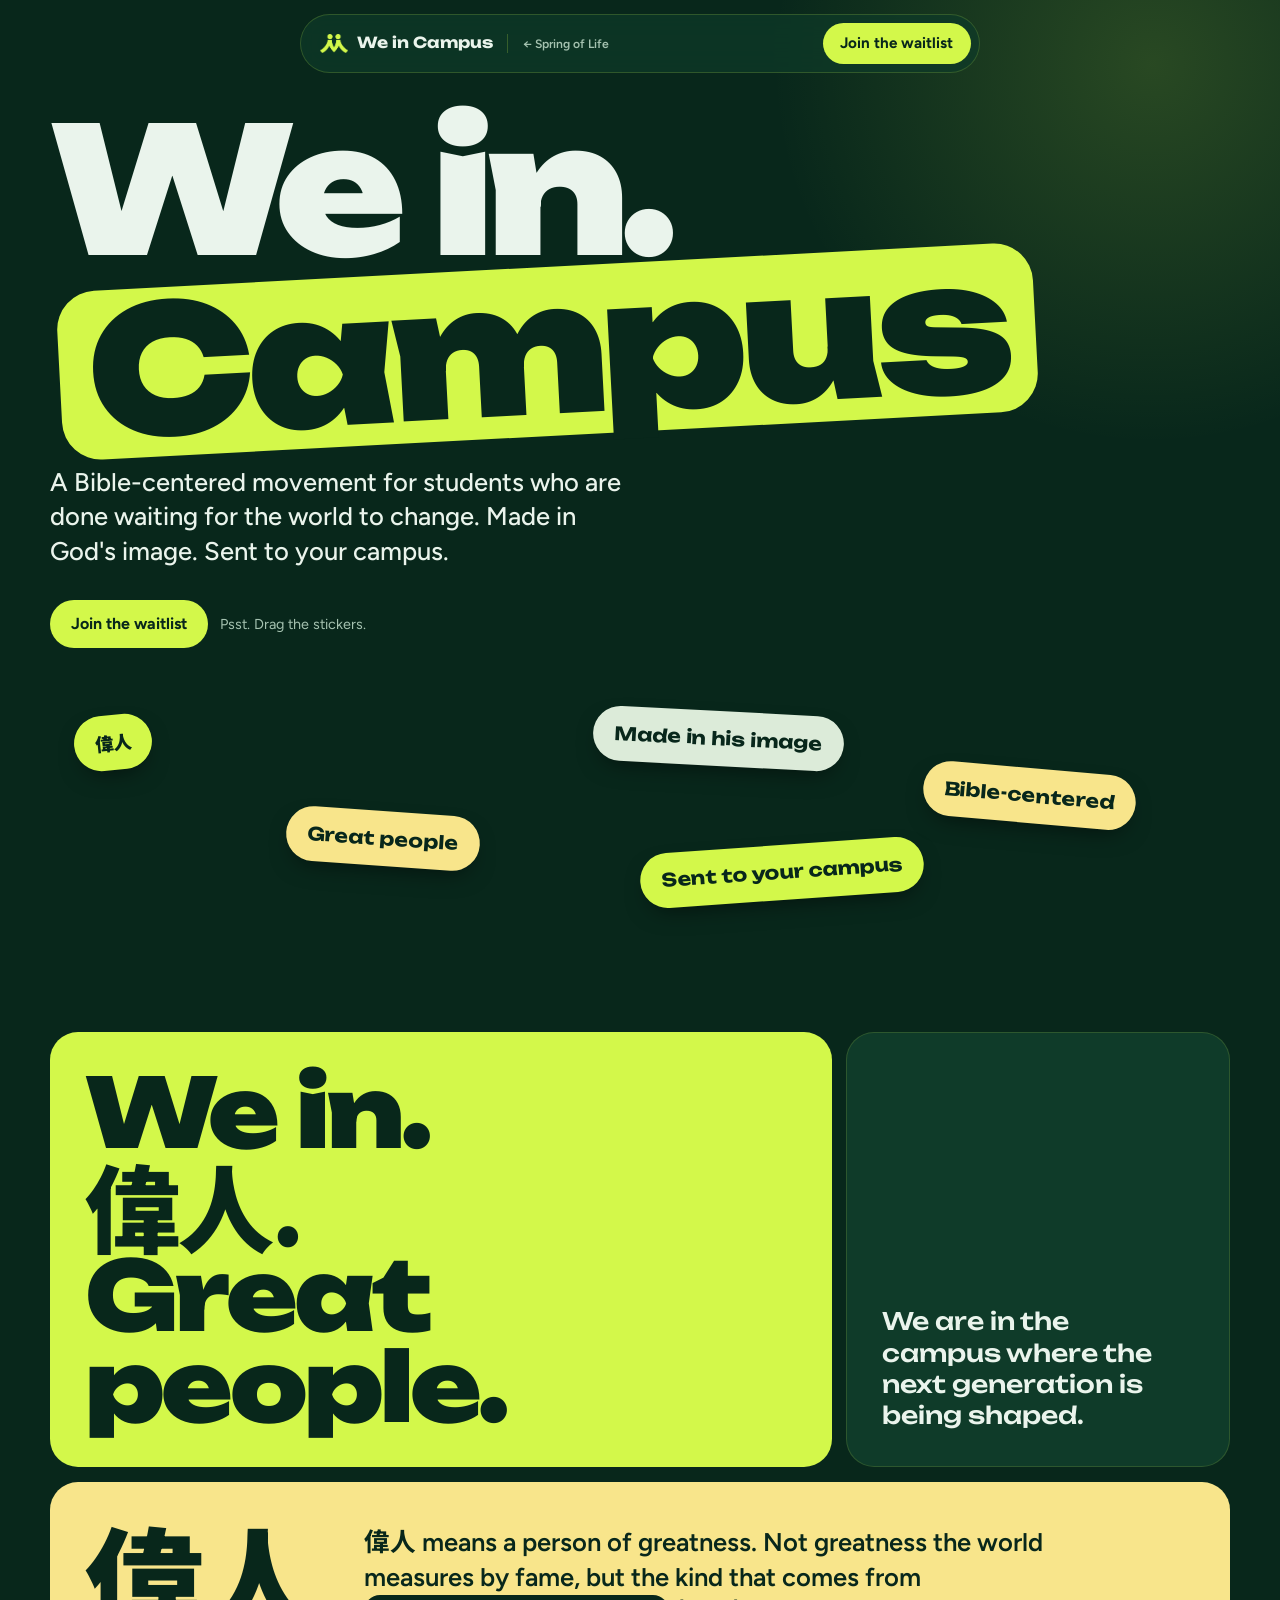
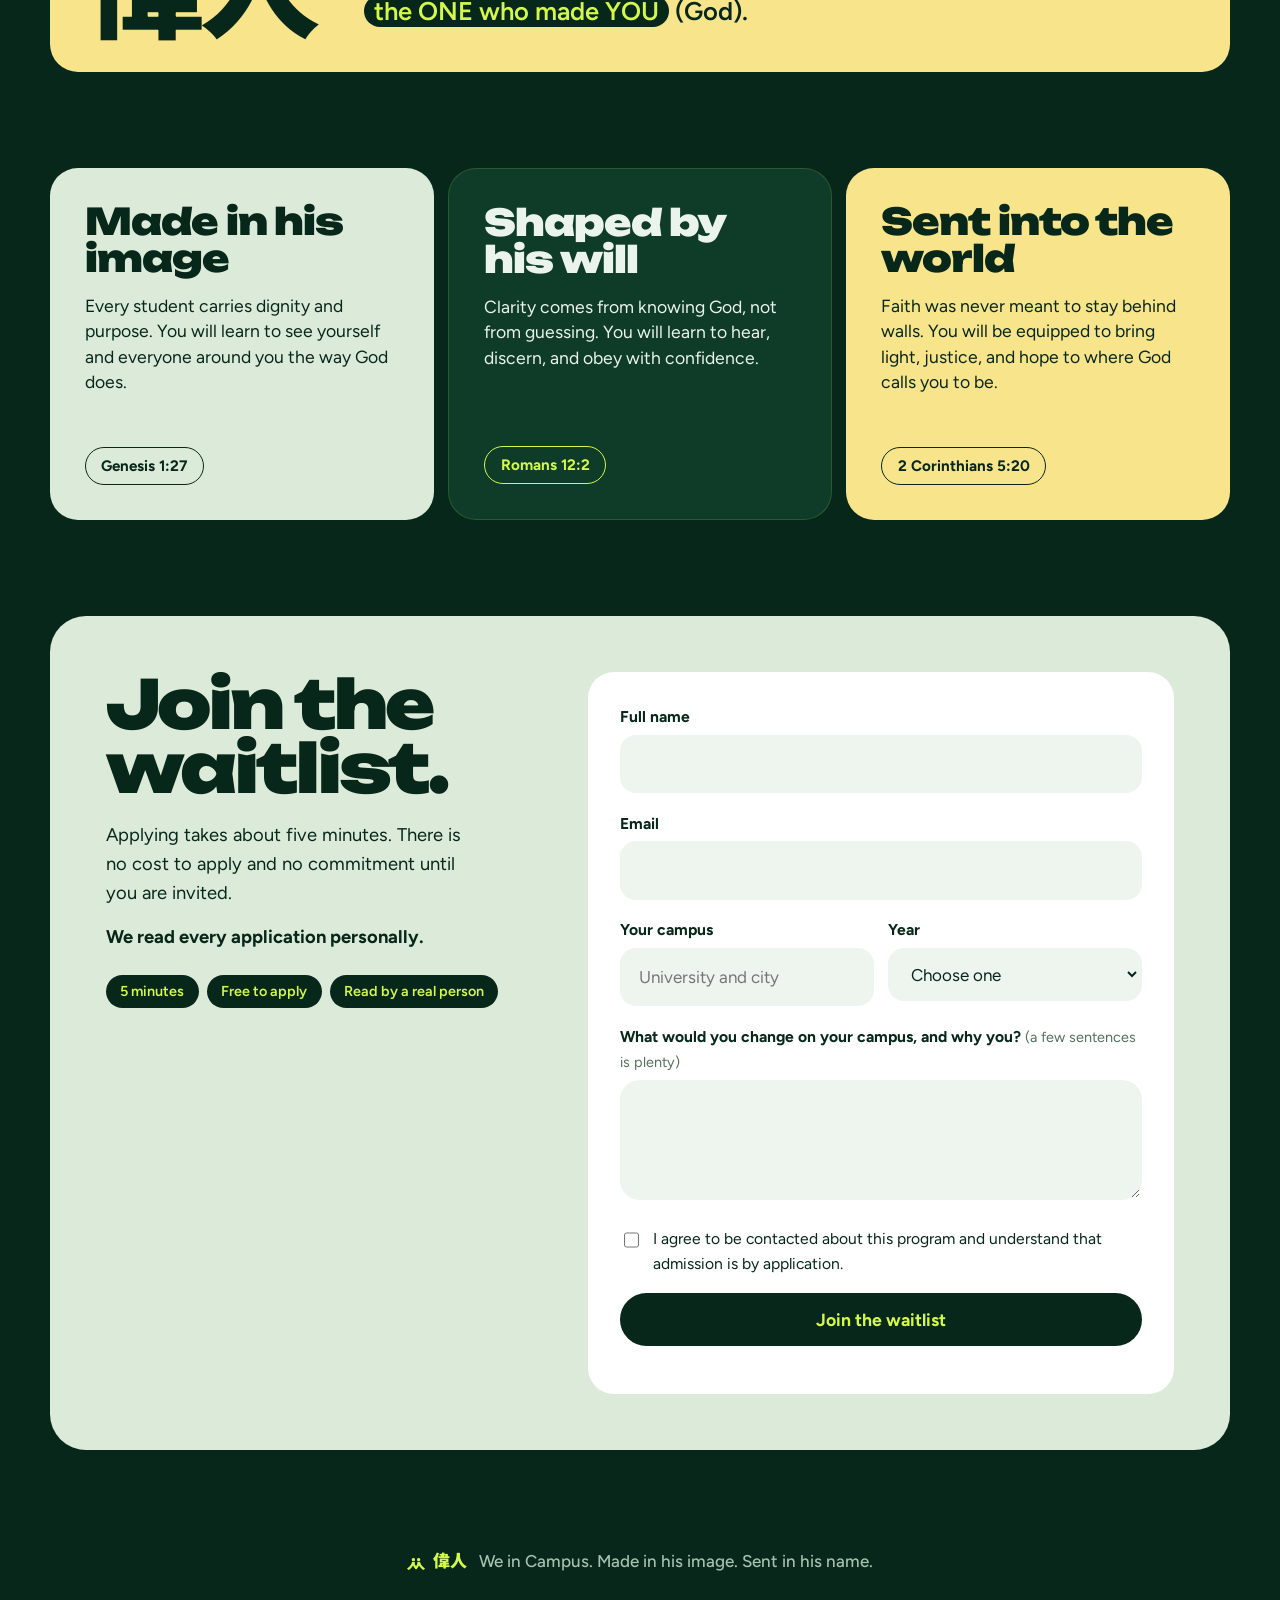
<file: campus.html>
<!DOCTYPE html>
<html lang="en">
<head>
<meta charset="utf-8">
<meta name="viewport" content="width=device-width, initial-scale=1">
<title>We in Campus | 偉人</title>
<meta name="description" content="We in Campus (偉人) — a Bible-centered movement for students, made in God's image and sent to your campus. Join the waitlist.">
<link rel="canonical" href="https://springoflife-sol.github.io/Spring-of-Life/campus.html">
<meta property="og:type" content="website">
<meta property="og:url" content="https://springoflife-sol.github.io/Spring-of-Life/campus.html">
<meta property="og:title" content="We in Campus | 偉人">
<meta property="og:description" content="We in Campus (偉人) — a Bible-centered movement for students, made in God's image and sent to your campus. Join the waitlist.">
<meta property="og:image" content="https://springoflife-sol.github.io/Spring-of-Life/assets/images/we-in-symbol.png">
<meta property="og:site_name" content="Spring of Life">
<meta property="og:locale" content="en_US">
<meta name="twitter:card" content="summary">
<meta name="twitter:title" content="We in Campus | 偉人">
<meta name="twitter:description" content="We in Campus (偉人) — a Bible-centered movement for students, made in God's image and sent to your campus. Join the waitlist.">
<meta name="twitter:image" content="https://springoflife-sol.github.io/Spring-of-Life/assets/images/we-in-symbol.png">
<link rel="icon" href="assets/images/we-in-symbol.png">
<link rel="preconnect" href="https://fonts.googleapis.com">
<link rel="preconnect" href="https://fonts.gstatic.com" crossorigin>
<link href="https://fonts.googleapis.com/css2?family=Unbounded:wght@500;700;900&family=Figtree:wght@400;500;600;700&family=Noto+Sans+KR:wght@500;900&display=swap" rel="stylesheet">
<style>
  :root {
    --forest: #08271b;
    --forest2: #0f3b29;
    --lime: #d3f84a;
    --butter: #f8e58b;
    --sage: #dcebd9;
    --white: #ffffff;
    --text: #eaf4ec;
    --muted: #a5c2b0;
    --display: "Unbounded", "Noto Sans KR", system-ui, sans-serif;
    --kr: "Noto Sans KR", "Apple SD Gothic Neo", "Malgun Gothic", sans-serif;
    --body: "Figtree", "Noto Sans KR", system-ui, -apple-system, "Segoe UI", sans-serif;
  }
  * { box-sizing: border-box; }
  html { scroll-behavior: smooth; }
  body { margin: 0; background: var(--forest); color: var(--text); font-family: var(--body); font-size: 1.0625rem; line-height: 1.6; -webkit-font-smoothing: antialiased; }
  h1, h2, h3, p { margin: 0; }
  a { color: inherit; }
  .wrap { width: min(1180px, 100% - 2rem); margin-inline: auto; }

  /* NAV */
  .nav { position: fixed; top: .9rem; left: 50%; transform: translateX(-50%); z-index: 10; width: min(680px, 100% - 1.5rem);
    display: flex; align-items: center; justify-content: space-between; gap: 1rem;
    padding: .45rem .5rem .45rem 1.2rem; border-radius: 999px;
    background: rgba(15,59,41,.72); backdrop-filter: blur(14px); -webkit-backdrop-filter: blur(14px);
    border: 1px solid rgba(211,248,74,.18); }
  .nav .left { display: flex; align-items: center; gap: .9rem; min-width: 0; }
  .nav .logo { font-family: var(--display); font-weight: 700; font-size: .95rem; display: flex; align-items: center; gap: .55rem; text-decoration: none; white-space: nowrap; }
  .nav .logo .logo-mark { width: 28px; height: auto; display: block; flex: none; }
  .nav .back { font-size: .76rem; font-weight: 600; color: var(--muted); text-decoration: none; white-space: nowrap;
    padding-left: .9rem; border-left: 1px solid rgba(211,248,74,.22); }
  .nav .back:hover { color: var(--lime); }
  @media (max-width: 480px) { .nav .back { display: none; } }
  .pill { display: inline-block; background: var(--lime); color: var(--forest); font-family: var(--body); font-weight: 700; font-size: 1rem;
    padding: .7rem 1.3rem; border: 0; border-radius: 999px; text-decoration: none; cursor: pointer; transition: transform .15s, box-shadow .15s; }
  .pill:hover { transform: scale(1.04); box-shadow: 0 6px 24px -4px rgba(211,248,74,.5); }
  .pill:active { transform: scale(.98); }
  .pill[disabled] { opacity: .6; cursor: default; transform: none; box-shadow: none; }
  .pill.sm { padding: .55rem 1.1rem; font-size: .95rem; }

  /* HERO */
  .hero { min-height: 100vh; min-height: 100svh; padding: 7rem 0 3rem; display: flex; align-items: center; position: relative; overflow: hidden; }
  .hero::before { content: ""; position: absolute; width: 70vmax; height: 70vmax; right: -25vmax; top: -30vmax; border-radius: 50%;
    background: radial-gradient(circle, rgba(211,248,74,.16), rgba(211,248,74,0) 60%); pointer-events: none; }
  .hero .wrap { position: relative; }
  .hero h1 { font-family: var(--display); font-weight: 900; font-size: clamp(3.4rem, 15vw, 11rem); line-height: .88; letter-spacing: -.05em; }
  .hero h1 .kr { display: inline-block; font-weight: 900; color: var(--forest); background: var(--lime); letter-spacing: -.04em;
    padding: .02em .16em .06em; border-radius: .22em; transform: rotate(-3deg); margin-left: .05em; }
  .hero .sub { margin-top: 1.8rem; max-width: 36ch; font-size: clamp(1.2rem, 2.6vw, 1.6rem); font-weight: 500; line-height: 1.35; color: var(--text); }
  .hero .actions { margin-top: 2rem; display: flex; gap: .8rem; align-items: center; flex-wrap: wrap; }
  .hint { font-size: .9rem; color: var(--muted); }

  .stickers { position: relative; margin-top: 3rem; height: 15rem; }
  .sticker { position: absolute; left: var(--x); top: var(--y); transform: rotate(var(--r)); touch-action: none; user-select: none; -webkit-user-select: none;
    cursor: grab; padding: .8rem 1.3rem; border-radius: 999px; font-family: var(--display); font-weight: 700; font-size: clamp(.85rem, 2.2vw, 1.15rem);
    background: var(--c); color: var(--forest); box-shadow: 0 10px 24px -10px rgba(0,0,0,.6); white-space: nowrap; transition: box-shadow .15s; }
  .sticker:active { cursor: grabbing; box-shadow: 0 18px 34px -10px rgba(0,0,0,.7); }
  .sticker.kr { font-family: var(--kr); font-weight: 900; }

  /* SECTION HEADINGS */
  section { padding: clamp(1.5rem, 4vw, 3rem) 0; }
  .label { display: inline-block; font-weight: 700; font-size: .95rem; color: var(--lime); border: 1.5px solid var(--lime); border-radius: 999px; padding: .25rem .9rem; margin-bottom: 1.2rem; }

  /* BENTO */
  .bento { display: grid; grid-template-columns: repeat(6, 1fr); gap: .9rem; }
  .card { border-radius: 28px; padding: clamp(1.4rem, 3vw, 2.2rem); position: relative; overflow: hidden; }
  .c-big { grid-column: span 4; background: var(--lime); color: var(--forest); display: flex; flex-direction: column; justify-content: flex-end; min-height: 22rem; }
  .c-big .stack { font-family: var(--display); font-weight: 900; font-size: clamp(2.6rem, 8vw, 6rem); line-height: .95; letter-spacing: -.04em; }
  .c-big .stack span { display: block; }
  .c-big .stack .k { font-family: var(--kr); letter-spacing: -.03em; }
  .c-side { grid-column: span 2; background: var(--forest2); border: 1px solid rgba(211,248,74,.15); display: flex; align-items: flex-end; }
  .c-side p { font-family: var(--display); font-weight: 500; font-size: clamp(1.1rem, 2.2vw, 1.5rem); line-height: 1.3; }
  .c-meaning { grid-column: span 6; background: var(--butter); color: var(--forest); display: grid; grid-template-columns: auto 1fr; gap: clamp(1.2rem, 4vw, 3rem); align-items: center; }
  .c-meaning .han { font-family: var(--kr); font-weight: 900; font-size: clamp(3.5rem, 11vw, 7.5rem); line-height: 1; letter-spacing: -.04em; }
  .c-meaning p { font-size: clamp(1.15rem, 2.4vw, 1.6rem); font-weight: 600; line-height: 1.35; max-width: 40ch; }
  .c-meaning .caps { background: var(--forest); color: var(--lime); padding: .05em .4em; border-radius: 999px; white-space: nowrap; }

  .c-v { grid-column: span 2; min-height: 22rem; display: flex; flex-direction: column; justify-content: space-between; gap: 2rem; }
  .c-v h3 { font-family: var(--display); font-weight: 900; font-size: clamp(1.7rem, 3.2vw, 2.3rem); line-height: 1; letter-spacing: -.03em; margin-bottom: 1rem; }
  .c-v p { font-size: 1.1rem; line-height: 1.45; }
  .ref { align-self: flex-start; font-weight: 700; font-size: .95rem; padding: .35rem .95rem; border-radius: 999px; border: 1.5px solid currentColor; }
  .v1 { background: var(--sage); color: var(--forest); }
  .v2 { background: var(--forest2); border: 1px solid rgba(211,248,74,.15); }
  .v2 .ref { color: var(--lime); }
  .v3 { background: var(--butter); color: var(--forest); }

  /* APPLY */
  .apply-card { background: var(--sage); color: var(--forest); border-radius: 36px; padding: clamp(1.4rem, 5vw, 3.5rem); display: grid; grid-template-columns: 5fr 7fr; gap: clamp(2rem, 5vw, 4rem); align-items: start; }
  .apply-card h2 { font-family: var(--display); font-weight: 900; font-size: clamp(2.4rem, 6vw, 4.2rem); line-height: .95; letter-spacing: -.04em; margin-bottom: 1.3rem; }
  .apply-card .side p { font-size: 1.15rem; max-width: 30ch; margin-bottom: .9rem; }
  .apply-card .side p.b { font-weight: 700; }
  .chips { display: flex; gap: .5rem; flex-wrap: wrap; margin-top: 1.4rem; }
  .chips span { background: var(--forest); color: var(--lime); border-radius: 999px; padding: .3rem .9rem; font-weight: 600; font-size: .9rem; }
  form { background: var(--white); border-radius: 26px; padding: clamp(1.2rem, 3.5vw, 2rem); }
  .field { margin-bottom: 1.1rem; }
  label { display: block; font-weight: 700; margin-bottom: .35rem; font-size: .98rem; }
  .hint2 { font-weight: 400; color: #55705f; font-size: .9rem; }
  input[type=text], input[type=email], textarea, select { width: 100%; font: inherit; color: var(--forest); background: #eef5ee; border: 2px solid transparent; border-radius: 16px; padding: .85rem 1.05rem; }
  textarea { min-height: 7.5rem; resize: vertical; border-radius: 20px; }
  input:focus, textarea:focus, select:focus { outline: none; border-color: var(--forest); background: var(--white); }
  a:focus-visible, .pill:focus-visible, .sticker:focus-visible { outline: 3px solid var(--butter); outline-offset: 3px; }
  form .pill { background: var(--forest); color: var(--lime); width: 100%; padding: 1rem 1.3rem; font-size: 1.1rem; }
  form .pill:hover { box-shadow: 0 8px 26px -6px rgba(8,39,27,.5); }
  .two { display: grid; grid-template-columns: 1fr 1fr; gap: .9rem; }
  .check { display: flex; gap: .7rem; align-items: flex-start; font-size: .95rem; }
  .check input { margin-top: .3rem; width: 1.2rem; height: 1.2rem; accent-color: var(--forest); }
  .check label { font-weight: 400; margin: 0; }
  .status { margin-top: 1rem; font-weight: 500; }
  .status.ok { color: #12713a; }
  .status.err { color: #b3202a; }
  .thanks { display: none; background: var(--lime); border-radius: 26px; padding: 3rem 1.5rem; text-align: center; }
  .thanks h3 { font-family: var(--display); font-weight: 900; font-size: clamp(2rem, 6vw, 3rem); letter-spacing: -.04em; line-height: 1; margin-bottom: .8rem; }
  .thanks p { max-width: 34ch; margin: 0 auto; font-size: 1.1rem; }

  footer { padding: 3rem 0 3rem; text-align: center; color: var(--muted); font-weight: 500; }
  footer .foot-mark { width: 18px; height: auto; vertical-align: -3px; margin-right: .3rem; }
  footer .k { font-family: var(--kr); font-weight: 900; color: var(--lime); margin-right: .5rem; }

  @media (max-width: 860px) {
    .c-big, .c-side, .c-meaning, .c-v { grid-column: span 6; min-height: 0; }
    .c-big { min-height: 17rem; }
    .c-meaning { grid-template-columns: 1fr; }
    .apply-card { grid-template-columns: 1fr; }
    .two { grid-template-columns: 1fr; }
    .stickers { height: 17rem; }
  }
  @media (prefers-reduced-motion: reduce) {
    html { scroll-behavior: auto; }
    .pill, .sticker { transition: none; }
  }
</style>
</head>
<body>

<nav class="nav" aria-label="Main">
  <div class="left">
    <a class="logo" href="#top"><img src="assets/images/we-in-symbol.png" alt="" class="logo-mark" width="28" height="28"> We in Campus</a>
    <a class="back" href="index.html">&larr; Spring of Life</a>
  </div>
  <a class="pill sm" href="#apply">Join the waitlist</a>
</nav>

<header class="hero" id="top">
  <div class="wrap">
    <h1>We in.<br><span class="kr">Campus</span></h1>
    <p class="sub">A Bible-centered movement for students who are done waiting for the world to change. Made in God's image. Sent to your campus.</p>
    <div class="actions">
      <a class="pill" href="#apply">Join the waitlist</a>
      <span class="hint">Psst. Drag the stickers.</span>
    </div>
    <div class="stickers" id="stickers">
      <div class="sticker kr" style="--x:2%;--y:8%;--r:-6deg;--c:#d3f84a" lang="zh">偉人</div>
      <div class="sticker" style="--x:20%;--y:48%;--r:4deg;--c:#f8e58b">Great people</div>
      <div class="sticker" style="--x:46%;--y:6%;--r:3deg;--c:#dcebd9">Made in his image</div>
      <div class="sticker" style="--x:50%;--y:62%;--r:-4deg;--c:#d3f84a">Sent to your campus</div>
      <div class="sticker" style="--x:74%;--y:30%;--r:5deg;--c:#f8e58b">Bible-centered</div>
    </div>
  </div>
</header>

<main>

  <section>
    <div class="wrap">
      <div class="bento">
        <div class="card c-big">
          <div class="stack">
            <span>We in.</span>
            <span class="k" lang="zh">偉人.</span>
            <span>Great people.</span>
          </div>
        </div>
        <div class="card c-side">
          <p>We are in the campus where the next generation is being shaped.</p>
        </div>
        <div class="card c-meaning">
          <div class="han" lang="zh" aria-hidden="true">偉人</div>
          <p><strong>偉人</strong> means a person of greatness. Not greatness the world measures by fame, but the kind that comes from <span class="caps">the ONE who made YOU</span> (God).</p>
        </div>
      </div>
    </div>
  </section>

  <section>
    <div class="wrap">
      <div class="bento">
        <div class="card c-v v1">
          <div>
            <h3>Made in his image</h3>
            <p>Every student carries dignity and purpose. You will learn to see yourself and everyone around you the way God does.</p>
          </div>
          <span class="ref">Genesis 1:27</span>
        </div>
        <div class="card c-v v2">
          <div>
            <h3>Shaped by his will</h3>
            <p>Clarity comes from knowing God, not from guessing. You will learn to hear, discern, and obey with confidence.</p>
          </div>
          <span class="ref">Romans 12:2</span>
        </div>
        <div class="card c-v v3">
          <div>
            <h3>Sent into the world</h3>
            <p>Faith was never meant to stay behind walls. You will be equipped to bring light, justice, and hope to where God calls you to be.</p>
          </div>
          <span class="ref">2 Corinthians 5:20</span>
        </div>
      </div>
    </div>
  </section>

  <section id="apply">
    <div class="wrap">
      <div class="apply-card">
        <div class="side">
          <h2>Join the waitlist.</h2>
          <p>Applying takes about five minutes. There is no cost to apply and no commitment until you are invited.</p>
          <p class="b">We read every application personally.</p>
          <div class="chips"><span>5 minutes</span><span>Free to apply</span><span>Read by a real person</span></div>
        </div>

        <div>
          <form id="applyForm" novalidate>
            <div class="field">
              <label for="name">Full name</label>
              <input type="text" id="name" name="name" autocomplete="name" required>
            </div>
            <div class="field">
              <label for="email">Email</label>
              <input type="email" id="email" name="email" autocomplete="email" required>
            </div>
            <div class="two">
              <div class="field">
                <label for="campus">Your campus</label>
                <input type="text" id="campus" name="campus" placeholder="University and city">
              </div>
              <div class="field">
                <label for="year">Year</label>
                <select id="year" name="year">
                  <option value="">Choose one</option>
                  <option>1st year</option>
                  <option>2nd year</option>
                  <option>3rd year</option>
                  <option>4th year or above</option>
                  <option>Graduate student</option>
                  <option>Staff or faculty</option>
                </select>
              </div>
            </div>
            <div class="field">
              <label for="why">What would you change on your campus, and why you? <span class="hint2">(a few sentences is plenty)</span></label>
              <textarea id="why" name="why" required></textarea>
            </div>
            <div class="field check">
              <input type="checkbox" id="consent" name="consent" required>
              <label for="consent">I agree to be contacted about this program and understand that admission is by application.</label>
            </div>
            <button class="pill" type="submit" id="submitBtn">Join the waitlist</button>
            <p class="status" id="status" role="status" aria-live="polite"></p>
          </form>

          <div class="thanks" id="thanks" tabindex="-1">
            <h3>You're on the list.</h3>
            <p>Thank you for applying. We will read your application and reach out when the next cohort opens.</p>
          </div>
        </div>
      </div>
    </div>
  </section>

</main>

<footer>
  <div class="wrap"><img src="assets/images/we-in-symbol.png" alt="" class="foot-mark"> <span class="k" lang="zh">偉人</span> We in Campus. Made in his image. Sent in his name.</div>
</footer>

<script>
  /* ---- SETUP: connect your sign-up form ----
     Option A: paste your Google Apps Script web app URL (ends in /exec)
               between the quotes — submissions land as rows in your Sheet.
     Option B: leave it blank and set CONTACT_EMAIL; the applicant's email app
               opens with their answers pre-filled instead. */
  var FORM_ENDPOINT = "";
  var CONTACT_EMAIL = "hello@yourwebsite.org";

  /* ---- Draggable stickers ---- */
  (function () {
    var box = document.getElementById("stickers");
    var z = 1;
    Array.prototype.forEach.call(box.querySelectorAll(".sticker"), function (el) {
      var startX, startY, baseL, baseT, dragging = false;
      el.addEventListener("pointerdown", function (e) {
        dragging = true;
        el.setPointerCapture(e.pointerId);
        var b = box.getBoundingClientRect(), r = el.getBoundingClientRect();
        baseL = r.left - b.left; baseT = r.top - b.top;
        startX = e.clientX; startY = e.clientY;
        el.style.left = baseL + "px"; el.style.top = baseT + "px";
        el.style.zIndex = ++z;
      });
      el.addEventListener("pointermove", function (e) {
        if (!dragging) return;
        var b = box.getBoundingClientRect();
        var nl = baseL + (e.clientX - startX), nt = baseT + (e.clientY - startY);
        nl = Math.max(0, Math.min(nl, b.width - el.offsetWidth));
        nt = Math.max(0, Math.min(nt, b.height - el.offsetHeight));
        el.style.left = nl + "px"; el.style.top = nt + "px";
      });
      function end() { dragging = false; }
      el.addEventListener("pointerup", end);
      el.addEventListener("pointercancel", end);
    });
  })();

  /* ---- Form ---- */
  var form = document.getElementById("applyForm");
  var statusEl = document.getElementById("status");
  var btn = document.getElementById("submitBtn");
  var thanks = document.getElementById("thanks");

  function setStatus(msg, kind) { statusEl.textContent = msg; statusEl.className = "status " + (kind || ""); }
  function showThanks() { form.style.display = "none"; thanks.style.display = "block"; thanks.focus(); }

  form.addEventListener("submit", function (e) {
    e.preventDefault();
    var data = {
      name: form.name.value.trim(),
      email: form.email.value.trim(),
      campus: form.campus.value.trim(),
      year: form.year.value,
      why: form.why.value.trim()
    };

    if (!data.name || !data.email || !data.why) {
      setStatus("Please fill in your name, email, and a few sentences about what you would change.", "err");
      return;
    }
    if (!/^[^@\s]+@[^@\s]+\.[^@\s]+$/.test(data.email)) {
      setStatus("That email address doesn't look right. Please check it and try again.", "err");
      return;
    }
    if (!form.consent.checked) {
      setStatus("Please tick the box to confirm you agree to be contacted.", "err");
      return;
    }

    if (FORM_ENDPOINT) {
      btn.disabled = true;
      setStatus("Sending your application...", "");
      var fd = new FormData();
      fd.append("name", data.name);
      fd.append("email", data.email);
      fd.append("campus", data.campus);
      fd.append("year", data.year);
      fd.append("why", data.why);
      /* mode: "no-cors" — Google Apps Script web apps don't answer CORS
         preflight requests, so the response is opaque; we treat "didn't
         throw" as success, which matches what the script actually does. */
      fetch(FORM_ENDPOINT, { method: "POST", mode: "no-cors", body: fd })
        .then(function () { showThanks(); })
        .catch(function () {
          btn.disabled = false;
          setStatus("Your application didn't send. Please check your connection and try again.", "err");
        });
    } else {
      var body = "Name: " + data.name + "\nEmail: " + data.email +
        "\nCampus: " + data.campus + "\nYear: " + data.year +
        "\n\nWhat I would change on my campus:\n" + data.why;
      window.location.href = "mailto:" + CONTACT_EMAIL +
        "?subject=" + encodeURIComponent("We in Campus waitlist application") +
        "&body=" + encodeURIComponent(body);
      setStatus("Your email app should open with your application ready to send. Press send to finish.", "ok");
    }
  });
</script>
</body>
</html>
</file>
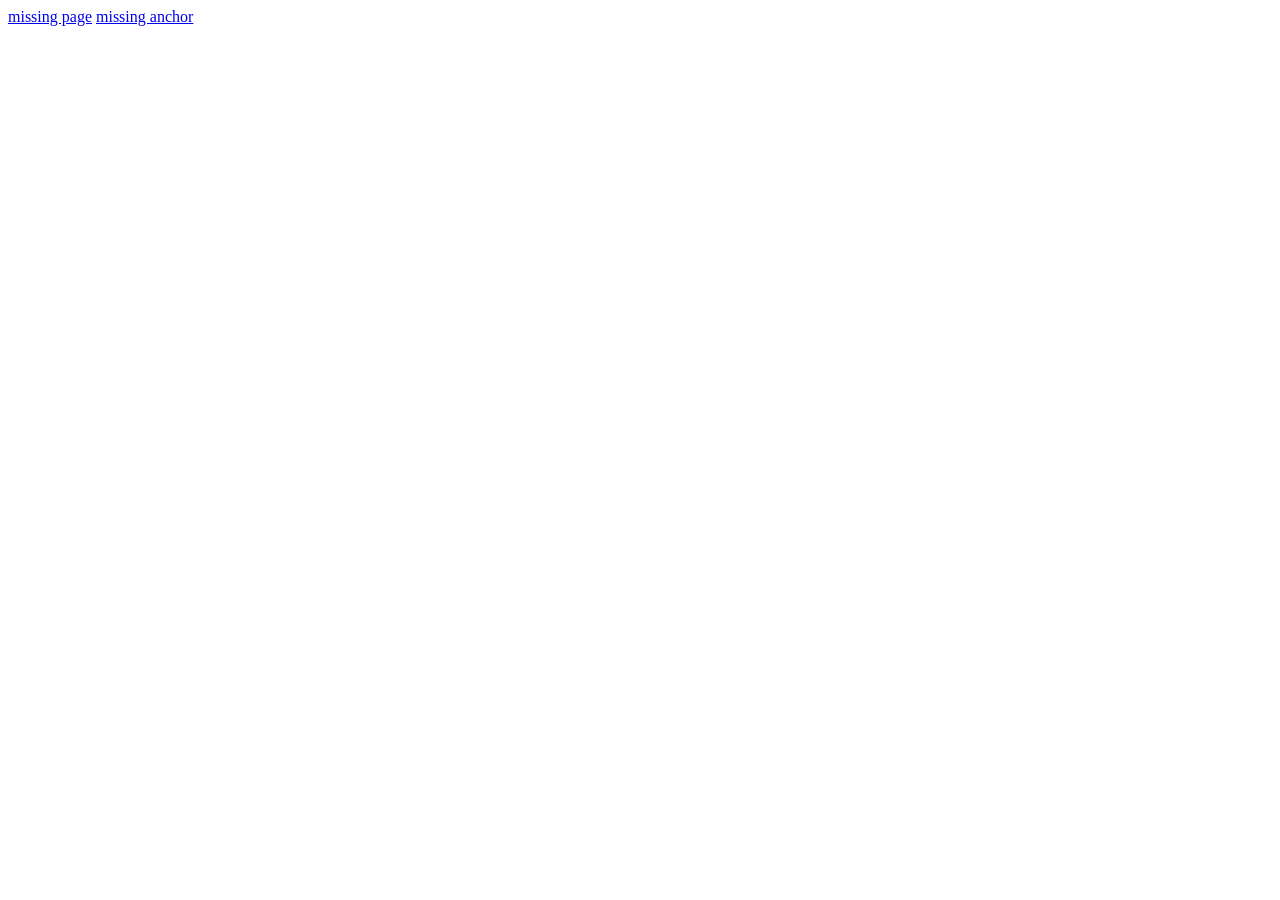
<file: tools/fixtures/bad.html>
<!DOCTYPE html>
<html lang="en">
<head><meta charset="UTF-8"><title>bad</title></head>
<body>
  <a href="nope.html">missing page</a>
  <a href="#ghost">missing anchor</a>
  <img src="exists.png">
</body>
</html>
</file>
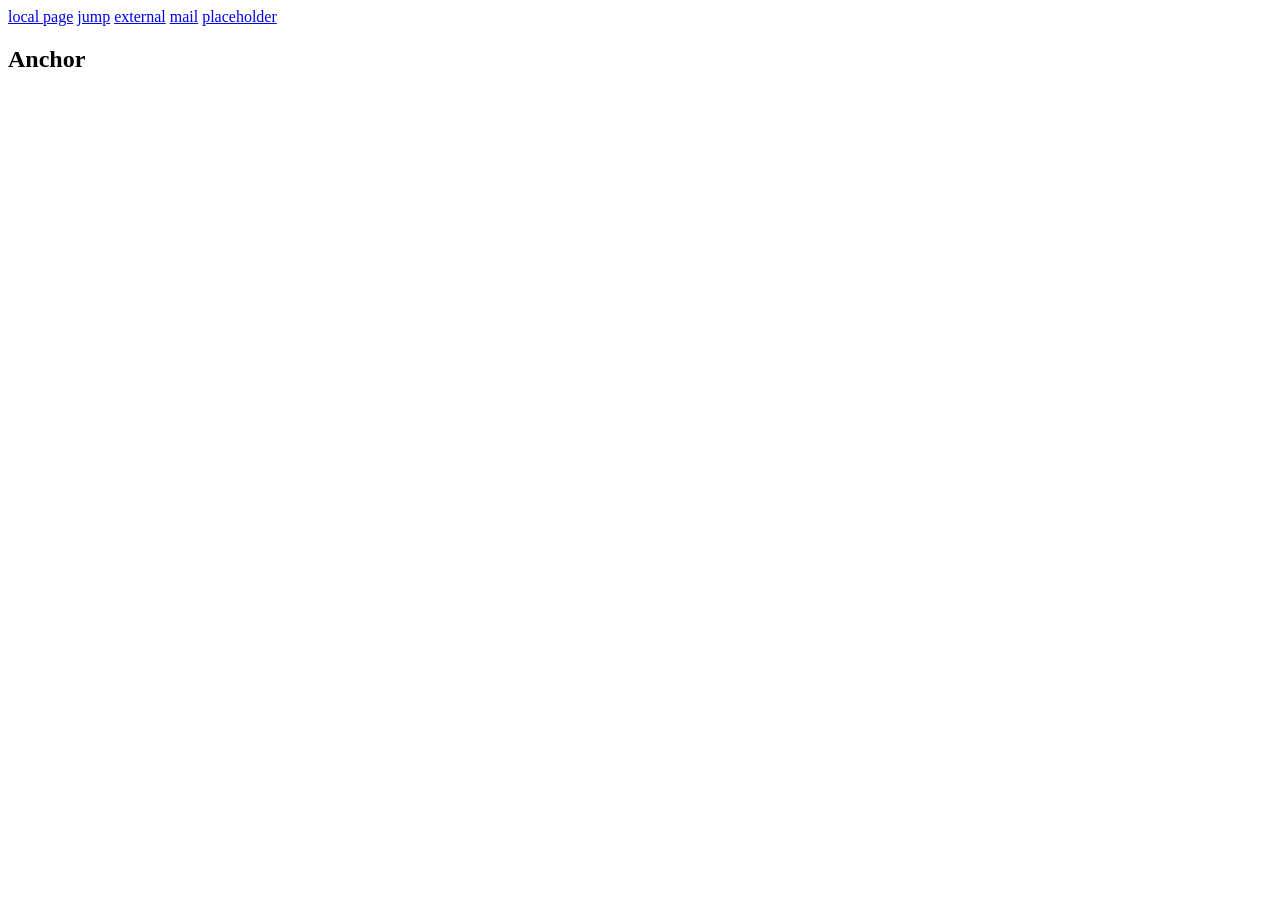
<file: tools/fixtures/good.html>
<!DOCTYPE html>
<html lang="en">
<head><meta charset="UTF-8"><title>good</title></head>
<body>
  <a href="bad.html">local page</a>
  <a href="#anchor">jump</a>
  <a href="https://example.com/">external</a>
  <a href="mailto:hi@example.com">mail</a>
  <a href="#">placeholder</a>
  <img src="exists.png" alt="a pixel">
  <img src="exists.png" alt="">
  <h2 id="anchor">Anchor</h2>
</body>
</html>
</file>
